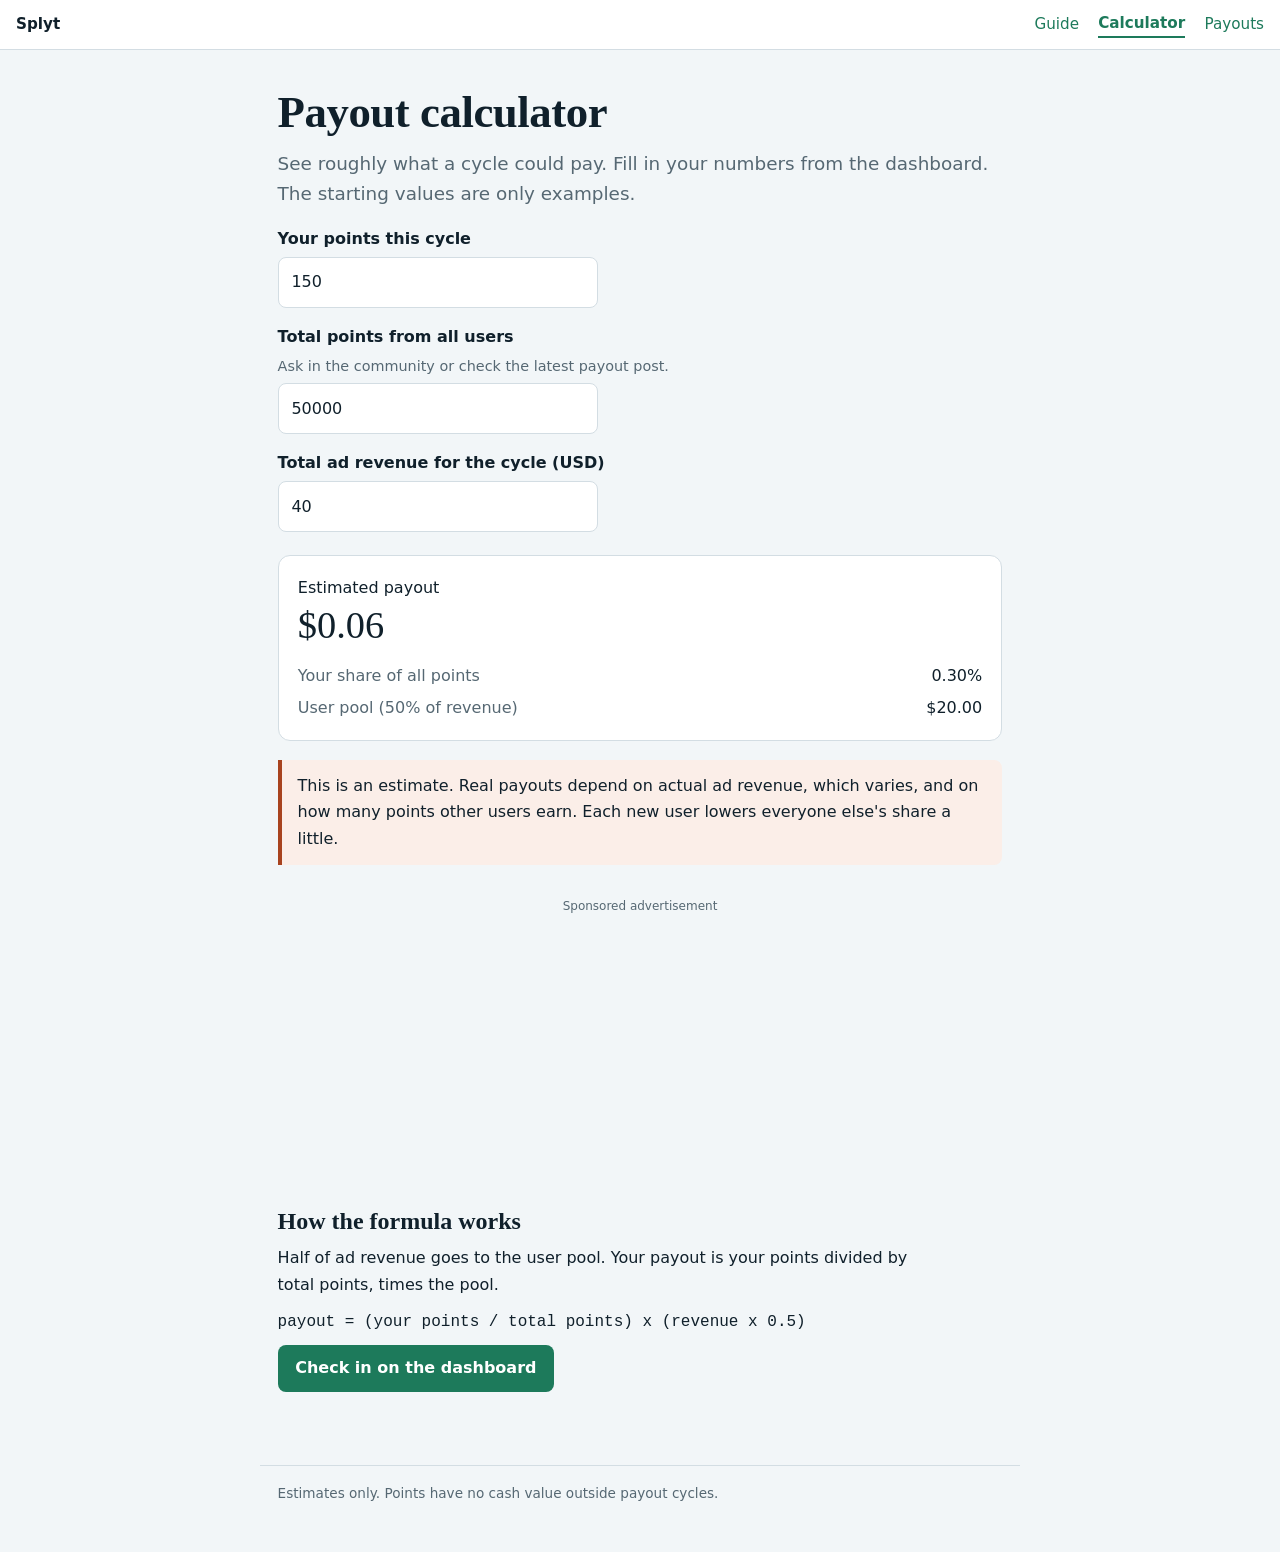
<file: calculator.html>
<!doctype html>
<html lang="en">
<head>
<meta charset="utf-8">
<meta name="viewport" content="width=device-width, initial-scale=1, viewport-fit=cover">
<title>Payout calculator | Splyt</title>
<meta name="description" content="Estimate your Splyt payout from your points, the cycle's total points, and ad revenue.">
<link rel="stylesheet" href="content.css">
</head>
<body>
<nav class="bar" aria-label="Main">
  <a class="brand" href="./">Splyt</a>
  <a href="guide.html">Guide</a>
  <a href="calculator.html" aria-current="page">Calculator</a>
  <a href="payouts.html">Payouts</a>
</nav>

<main id="main">
  <h1>Payout calculator</h1>
  <p class="lede">See roughly what a cycle could pay. Fill in your numbers from the dashboard. The starting values are only examples.</p>

  <div class="field">
    <label for="mine">Your points this cycle</label>
    <input id="mine" type="number" inputmode="decimal" min="0" value="150">
  </div>
  <div class="field">
    <label for="total">Total points from all users</label>
    <span>Ask in the community or check the latest payout post.</span>
    <input id="total" type="number" inputmode="decimal" min="0" value="50000">
  </div>
  <div class="field">
    <label for="rev">Total ad revenue for the cycle (USD)</label>
    <input id="rev" type="number" inputmode="decimal" min="0" step="0.01" value="40">
  </div>

  <div class="result" role="status" aria-live="polite">
    <div>Estimated payout</div>
    <div class="big" id="payout">$0.00</div>
    <dl>
      <dt>Your share of all points</dt><dd id="share">0%</dd>
      <dt>User pool (50% of revenue)</dt><dd id="pool">$0.00</dd>
    </dl>
  </div>

  <div class="note warn">
    This is an estimate. Real payouts depend on actual ad revenue, which varies, and on how many points other users earn. Each new user lowers everyone else's share a little.
  </div>

  <div class="adslot" aria-label="Advertisement">
    <small>Sponsored advertisement</small>
    <iframe data-aa="2457316" src="//ad.a-ads.com/2457316?size=300x250" title="Advertisement" style="border:0;padding:0;width:300px;height:250px;overflow:hidden;display:block;margin:auto"></iframe>
  </div>

  <h2>How the formula works</h2>
  <p>Half of ad revenue goes to the user pool. Your payout is your points divided by total points, times the pool.</p>
  <p><code>payout = (your points / total points) x (revenue x 0.5)</code></p>
  <p><a class="btn" href="./">Check in on the dashboard</a></p>
</main>

<footer>Estimates only. Points have no cash value outside payout cycles.</footer>

<script>
(function () {
  var $ = function (id) { return document.getElementById(id); };
  var USER_SHARE = 0.5;
  function usd(n) { return '$' + n.toFixed(2); }
  function update() {
    var mine = parseFloat($('mine').value) || 0;
    var total = parseFloat($('total').value) || 0;
    var rev = parseFloat($('rev').value) || 0;
    var pool = rev * USER_SHARE;
    var share = total > 0 ? Math.min(mine / total, 1) : 0;
    $('payout').textContent = usd(share * pool);
    $('share').textContent = (share * 100).toFixed(2) + '%';
    $('pool').textContent = usd(pool);
  }
  ['mine', 'total', 'rev'].forEach(function (id) { $(id).addEventListener('input', update); });
  update();
})();
</script>
</body>
</html>
</file>
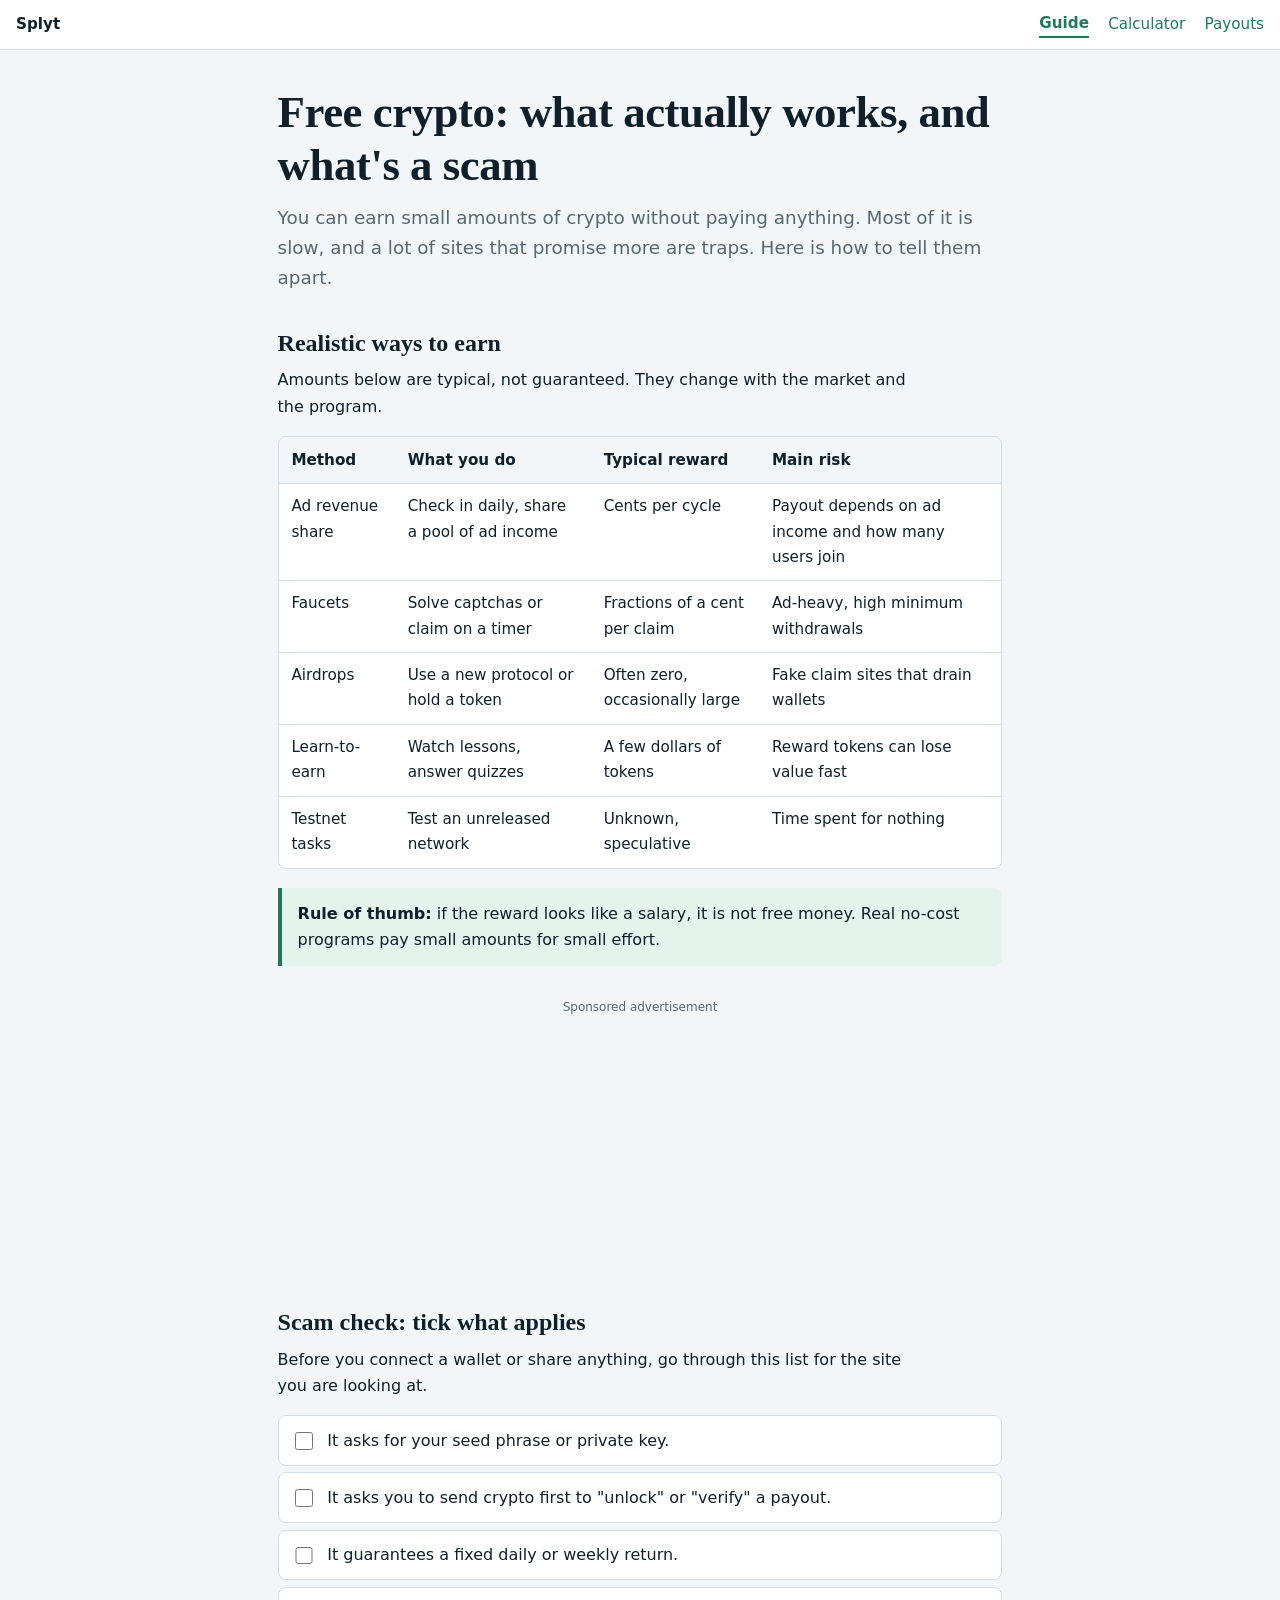
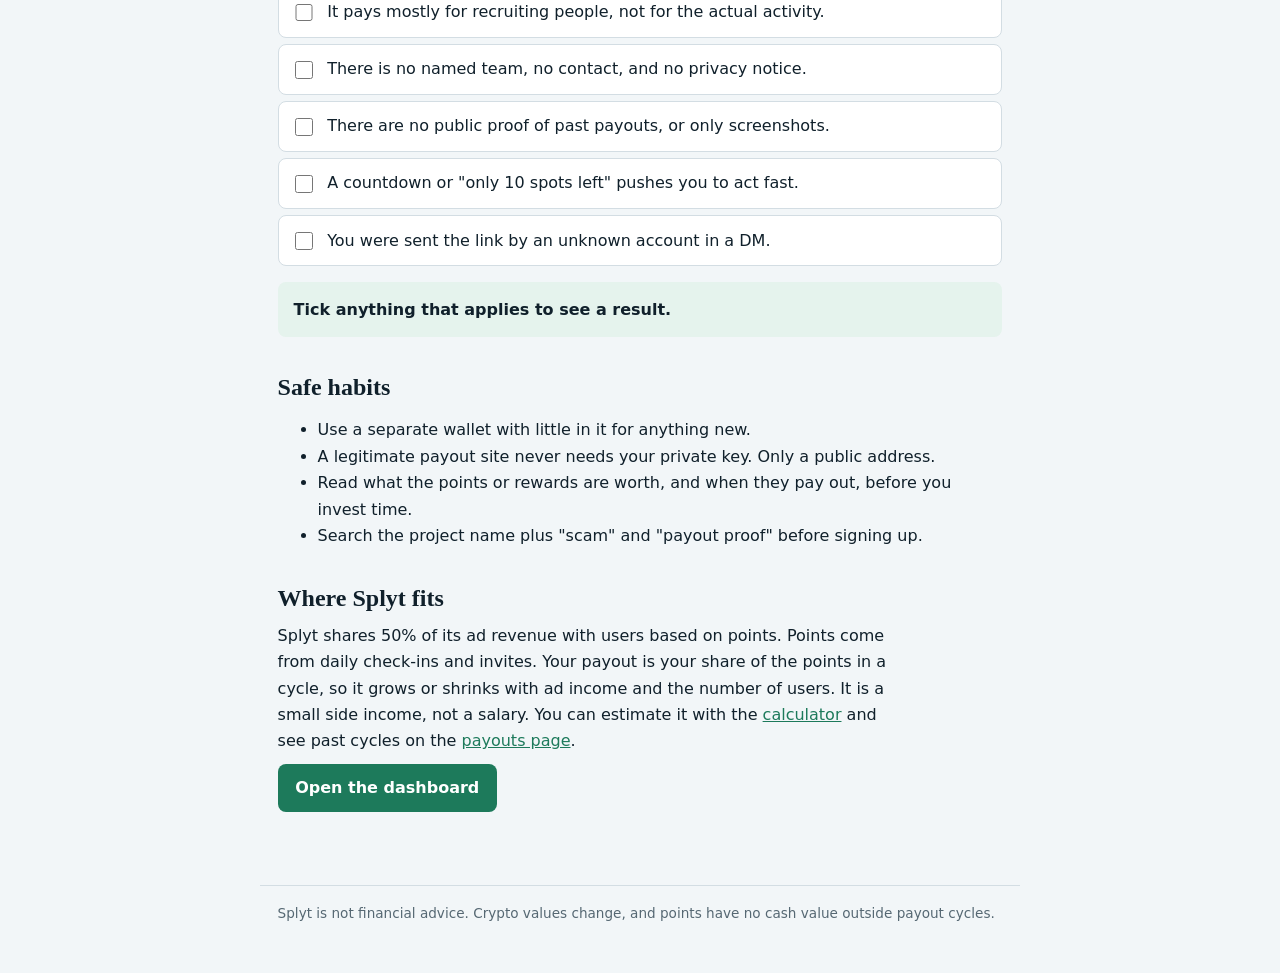
<file: guide.html>
<!doctype html>
<html lang="en">
<head>
<meta charset="utf-8">
<meta name="viewport" content="width=device-width, initial-scale=1, viewport-fit=cover">
<title>Free crypto: what actually works and what's a scam | Splyt</title>
<meta name="description" content="A realistic look at small ways to earn crypto, plus a checklist to spot scams before you sign up.">
<link rel="stylesheet" href="content.css">
</head>
<body>
<nav class="bar" aria-label="Main">
  <a class="brand" href="./">Splyt</a>
  <a href="guide.html" aria-current="page">Guide</a>
  <a href="calculator.html">Calculator</a>
  <a href="payouts.html">Payouts</a>
</nav>

<main id="main">
  <h1>Free crypto: what actually works, and what's a scam</h1>
  <p class="lede">You can earn small amounts of crypto without paying anything. Most of it is slow, and a lot of sites that promise more are traps. Here is how to tell them apart.</p>

  <h2>Realistic ways to earn</h2>
  <p>Amounts below are typical, not guaranteed. They change with the market and the program.</p>
  <div class="scroll">
    <table>
      <thead>
        <tr><th>Method</th><th>What you do</th><th>Typical reward</th><th>Main risk</th></tr>
      </thead>
      <tbody>
        <tr><td>Ad revenue share</td><td>Check in daily, share a pool of ad income</td><td>Cents per cycle</td><td>Payout depends on ad income and how many users join</td></tr>
        <tr><td>Faucets</td><td>Solve captchas or claim on a timer</td><td>Fractions of a cent per claim</td><td>Ad-heavy, high minimum withdrawals</td></tr>
        <tr><td>Airdrops</td><td>Use a new protocol or hold a token</td><td>Often zero, occasionally large</td><td>Fake claim sites that drain wallets</td></tr>
        <tr><td>Learn-to-earn</td><td>Watch lessons, answer quizzes</td><td>A few dollars of tokens</td><td>Reward tokens can lose value fast</td></tr>
        <tr><td>Testnet tasks</td><td>Test an unreleased network</td><td>Unknown, speculative</td><td>Time spent for nothing</td></tr>
      </tbody>
    </table>
  </div>

  <div class="note">
    <strong>Rule of thumb:</strong> if the reward looks like a salary, it is not free money. Real no-cost programs pay small amounts for small effort.
  </div>

  <div class="adslot" aria-label="Advertisement">
    <small>Sponsored advertisement</small>
    <iframe data-aa="2457316" src="//ad.a-ads.com/2457316?size=300x250" title="Advertisement" style="border:0;padding:0;width:300px;height:250px;overflow:hidden;display:block;margin:auto"></iframe>
  </div>

  <h2>Scam check: tick what applies</h2>
  <p>Before you connect a wallet or share anything, go through this list for the site you are looking at.</p>

  <ul class="checks" id="flags">
    <li><label><input type="checkbox"> It asks for your seed phrase or private key.</label></li>
    <li><label><input type="checkbox"> It asks you to send crypto first to "unlock" or "verify" a payout.</label></li>
    <li><label><input type="checkbox"> It guarantees a fixed daily or weekly return.</label></li>
    <li><label><input type="checkbox"> It pays mostly for recruiting people, not for the actual activity.</label></li>
    <li><label><input type="checkbox"> There is no named team, no contact, and no privacy notice.</label></li>
    <li><label><input type="checkbox"> There are no public proof of past payouts, or only screenshots.</label></li>
    <li><label><input type="checkbox"> A countdown or "only 10 spots left" pushes you to act fast.</label></li>
    <li><label><input type="checkbox"> You were sent the link by an unknown account in a DM.</label></li>
  </ul>
  <div class="verdict" id="verdict" role="status" aria-live="polite">Tick anything that applies to see a result.</div>

  <h2>Safe habits</h2>
  <ul>
    <li>Use a separate wallet with little in it for anything new.</li>
    <li>A legitimate payout site never needs your private key. Only a public address.</li>
    <li>Read what the points or rewards are worth, and when they pay out, before you invest time.</li>
    <li>Search the project name plus "scam" and "payout proof" before signing up.</li>
  </ul>

  <h2>Where Splyt fits</h2>
  <p>Splyt shares 50% of its ad revenue with users based on points. Points come from daily check-ins and invites. Your payout is your share of the points in a cycle, so it grows or shrinks with ad income and the number of users. It is a small side income, not a salary. You can estimate it with the <a href="calculator.html">calculator</a> and see past cycles on the <a href="payouts.html">payouts page</a>.</p>
  <p><a class="btn" href="./">Open the dashboard</a></p>
</main>

<footer>
  Splyt is not financial advice. Crypto values change, and points have no cash value outside payout cycles.
</footer>

<script>
(function () {
  var boxes = document.querySelectorAll('#flags input');
  var out = document.getElementById('verdict');
  function update() {
    var n = 0;
    boxes.forEach(function (b) { if (b.checked) n++; });
    out.className = 'verdict';
    if (n === 0) { out.textContent = 'Tick anything that applies to see a result.'; return; }
    if (n === 1) { out.textContent = 'One red flag. Look closer before you continue.'; return; }
    if (n === 2) { out.textContent = 'Two red flags. Treat it as risky and do not connect your main wallet.'; return; }
    out.className = 'verdict bad';
    out.textContent = n + ' red flags. This looks like a scam. Do not sign up or send anything.';
  }
  boxes.forEach(function (b) { b.addEventListener('change', update); });
})();
</script>
</body>
</html>
</file>
<file: content.css>
:root {
  --bg: #f2f6f8;
  --surface: #ffffff;
  --ink: #10202b;
  --muted: #566873;
  --line: #d3dde3;
  --accent: #1d7a5b;
  --accent-ink: #ffffff;
  --warn: #a8431f;
  --warn-bg: #fbeee8;
  --ok-bg: #e5f3ed;
}
@media (prefers-color-scheme: dark) {
  :root:not([data-theme="light"]) {
    --bg: #0f1a21;
    --surface: #16252e;
    --ink: #e8f0f4;
    --muted: #9fb3be;
    --line: #2a3d48;
    --accent: #4cc39a;
    --accent-ink: #08201a;
    --warn: #f0a07f;
    --warn-bg: #2d1d17;
    --ok-bg: #12302a;
  }
}

* { box-sizing: border-box; }
html { scroll-padding-top: 4rem; }
body {
  margin: 0;
  background: var(--bg);
  color: var(--ink);
  font: 1rem/1.65 system-ui, -apple-system, "Segoe UI", Roboto, sans-serif;
}
h1, h2, h3 {
  font-family: "Iowan Old Style", "Palatino Linotype", Georgia, serif;
  line-height: 1.2;
  margin: 2.2rem 0 .6rem;
}
h1 { font-size: clamp(1.9rem, 6vw, 2.8rem); margin-top: 1.2rem; letter-spacing: -.01em; }
h2 { font-size: 1.5rem; }
h3 { font-size: 1.15rem; }
p { margin: .6rem 0; max-width: 62ch; }
a { color: var(--accent); }
a:focus-visible, button:focus-visible, input:focus-visible {
  outline: 3px solid var(--accent);
  outline-offset: 2px;
}

.bar {
  position: sticky; top: 0; z-index: 5;
  background: var(--surface);
  border-bottom: 1px solid var(--line);
  padding: .7rem 1rem;
  padding-top: calc(.7rem + env(safe-area-inset-top, 0px));
  display: flex; gap: 1.2rem; align-items: center; flex-wrap: wrap;
}
.bar .brand { font-weight: 700; text-decoration: none; color: var(--ink); margin-right: auto; }
.bar a { text-decoration: none; font-size: .95rem; }
.bar a[aria-current="page"] { font-weight: 700; border-bottom: 2px solid var(--accent); }

main { max-width: 760px; margin: 0 auto; padding: 1rem 1.1rem 4rem; }
.lede { font-size: 1.15rem; color: var(--muted); }

.adslot { margin: 2rem auto; text-align: center; overflow: hidden; }
.adslot small { display: block; color: var(--muted); font-size: .75rem; margin-bottom: .3rem; }

.note {
  border-left: 4px solid var(--accent);
  background: var(--ok-bg);
  padding: .8rem 1rem;
  border-radius: 0 8px 8px 0;
  margin: 1.2rem 0;
}
.note.warn { border-left-color: var(--warn); background: var(--warn-bg); }

.scroll { overflow-x: auto; margin: 1rem 0; border: 1px solid var(--line); border-radius: 8px; background: var(--surface); }
table { border-collapse: collapse; width: 100%; min-width: 560px; font-size: .95rem; }
th, td { text-align: left; padding: .65rem .8rem; border-bottom: 1px solid var(--line); vertical-align: top; }
th { font-weight: 700; background: var(--bg); }
tr:last-child td { border-bottom: 0; }

.checks { list-style: none; padding: 0; margin: 1rem 0; }
.checks li { margin: .4rem 0; }
.checks label {
  display: flex; gap: .7rem; align-items: flex-start;
  padding: .7rem .8rem; background: var(--surface);
  border: 1px solid var(--line); border-radius: 8px; cursor: pointer;
}
.checks input { margin-top: .3rem; width: 1.1rem; height: 1.1rem; accent-color: var(--warn); flex: none; }
.verdict { font-weight: 600; padding: .9rem 1rem; border-radius: 8px; background: var(--ok-bg); margin-top: 1rem; }
.verdict.bad { background: var(--warn-bg); color: var(--warn); }

.field { display: grid; gap: .3rem; margin: 1rem 0; }
.field label { font-weight: 600; }
.field span { color: var(--muted); font-size: .9rem; }
.field input {
  font: inherit; padding: .7rem .8rem; border-radius: 8px;
  border: 1px solid var(--line); background: var(--surface); color: var(--ink);
  width: 100%; max-width: 20rem;
}
.result {
  background: var(--surface); border: 1px solid var(--line);
  border-radius: 12px; padding: 1.2rem; margin-top: 1.4rem;
}
.result .big { font-family: Georgia, serif; font-size: 2.4rem; line-height: 1.1; margin: .2rem 0; }
.result dl { display: grid; grid-template-columns: 1fr auto; gap: .35rem 1rem; margin: 1rem 0 0; }
.result dt { color: var(--muted); }
.result dd { margin: 0; text-align: right; font-variant-numeric: tabular-nums; }

button, .btn {
  font: inherit; font-weight: 600; cursor: pointer;
  background: var(--accent); color: var(--accent-ink);
  border: 0; border-radius: 8px; padding: .65rem 1.1rem; text-decoration: none; display: inline-block;
}

.empty { padding: 1.4rem; text-align: center; color: var(--muted); }
footer { max-width: 760px; margin: 0 auto; padding: 1rem 1.1rem 3rem; color: var(--muted); font-size: .85rem; border-top: 1px solid var(--line); }

@media (prefers-reduced-motion: no-preference) {
  .verdict { transition: background .2s; }
}
</file>
